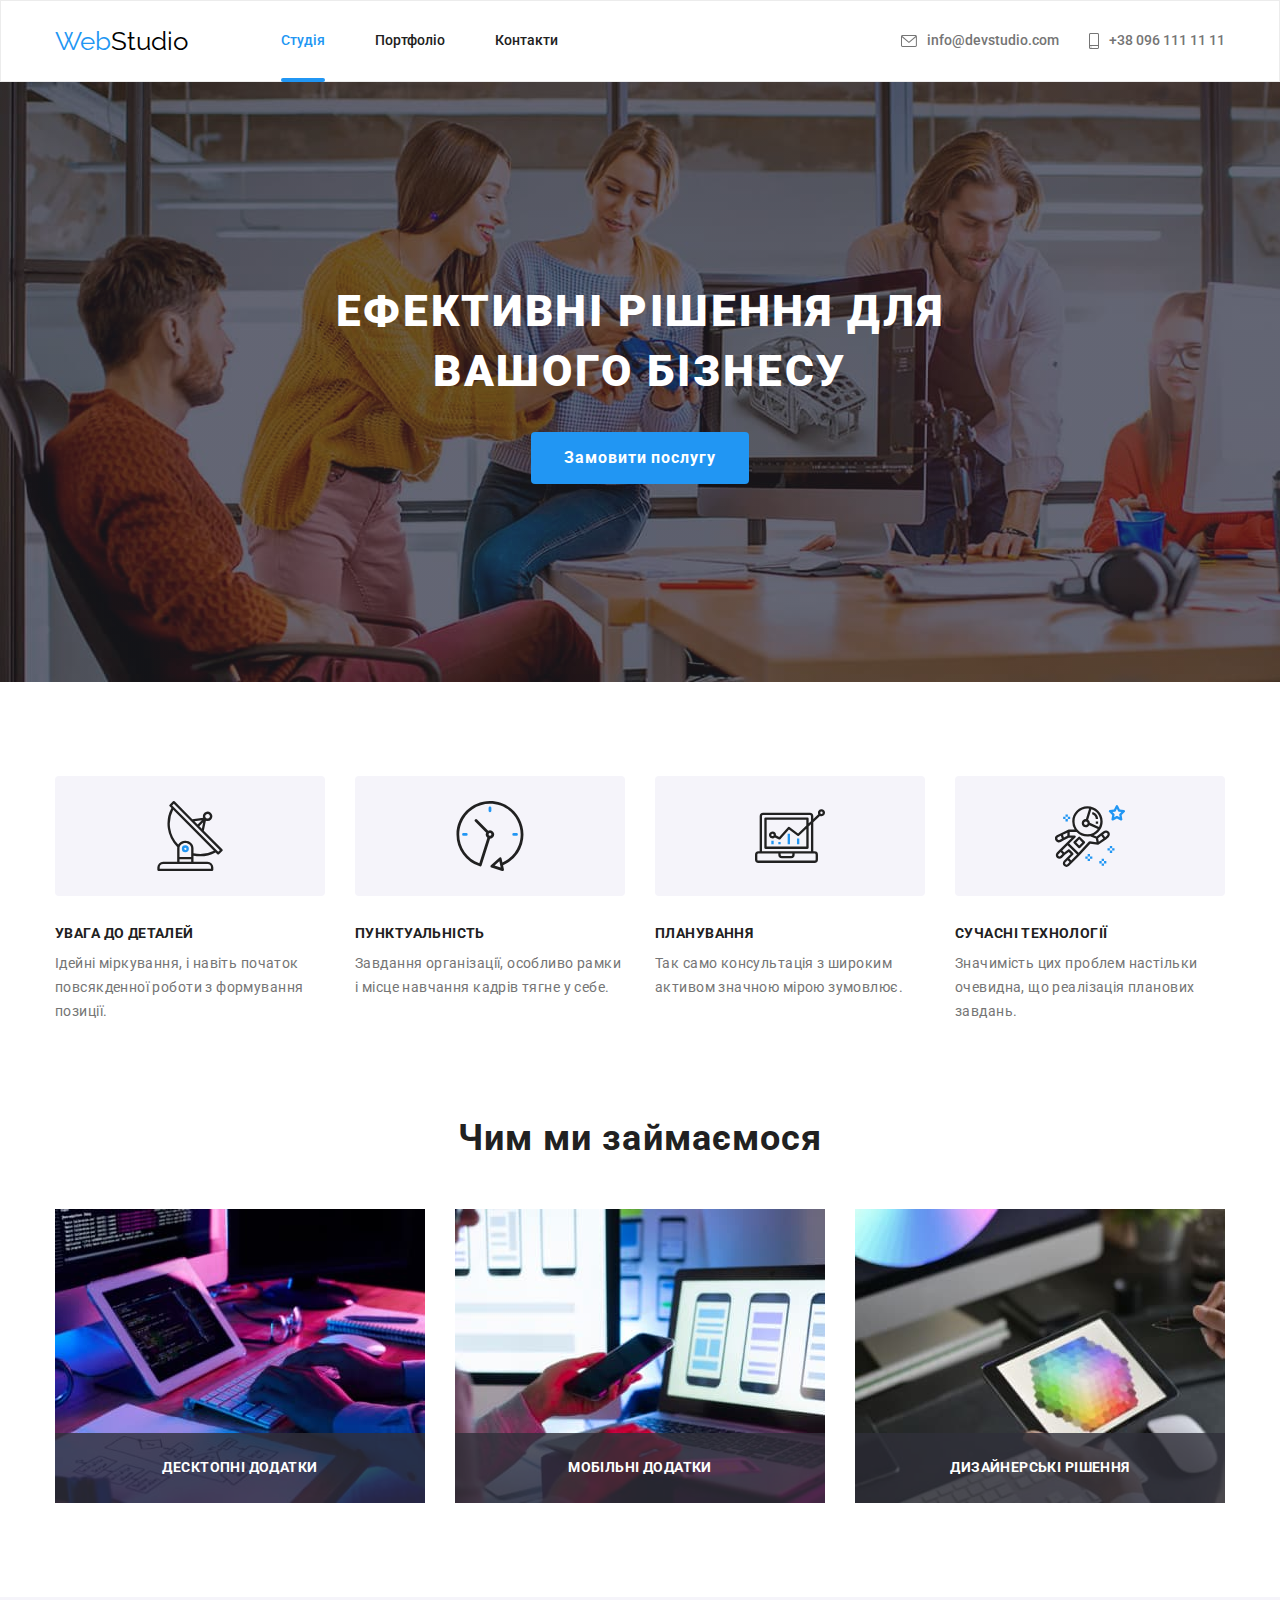
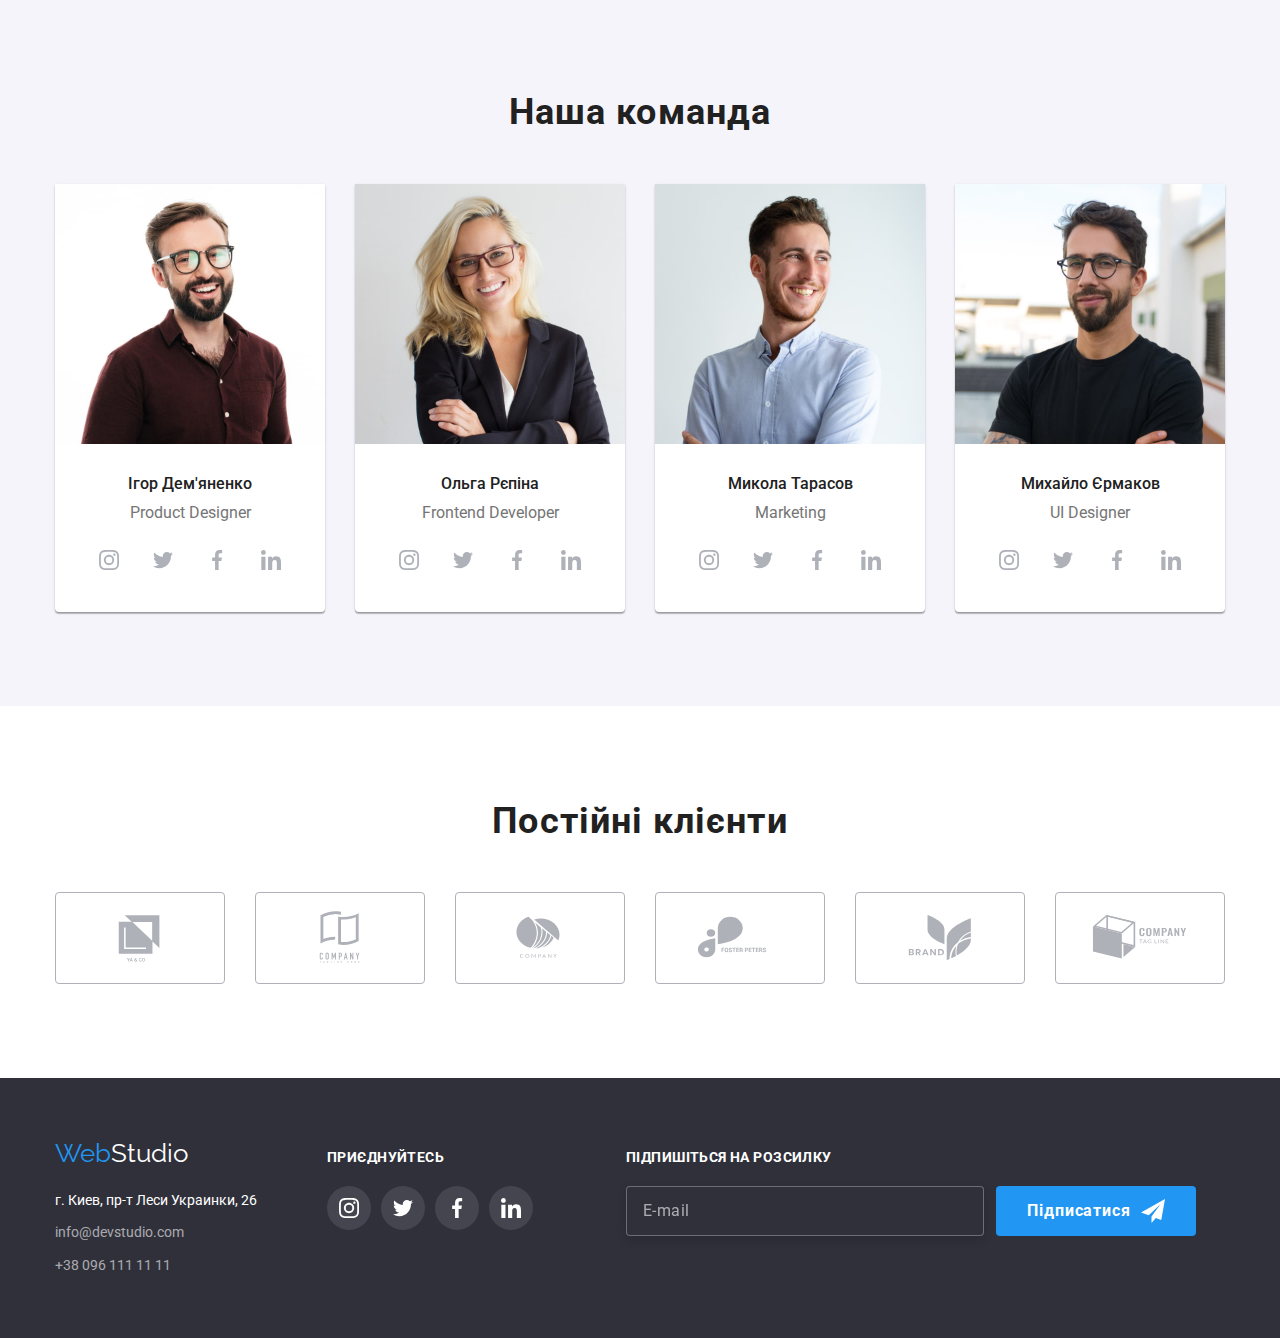
<file: index.html>
<!DOCTYPE html>
<html lang="uk">
<head>
    <meta charset="UTF-8">
    <meta http-equiv="X-UA-Compatible" content="IE=edge">
    <meta name="viewport" content="width=device-width, initial-scale=1.0">

    <title>Студія</title>
    <link rel="preconnect" href="https://fonts.googleapis.com">
    <link rel="preconnect" href="https://fonts.gstatic.com" crossorigin>
    <link href="https://fonts.googleapis.com/css2?family=Raleway:wght@700&family=Roboto:wght@400;500;700;900&display=swap" rel="stylesheet">
    <link rel="stylesheet" href="https://cdnjs.cloudflare.com/ajax/libs/modern-normalize/1.1.0/modern-normalize.min.css">
    <link rel="stylesheet" href="./css/main.min.css">
</head>
<body>
    <!--Header-->
    <header class="page-header">
        <div class="container main-menu">
            <nav class="nav-menu">
                <a href="./index.html" class="logo link">Web<span class="page-header__logo">Studio</span></a>
                <ul class="list nav-menu__list">
                    <li class="nav-menu__item"><a href="./index.html" class="link nav-menu__link nav-menu__link--active">Студія</a></li>
                    <li class="nav-menu__item"><a href="./portfolio.html" class="link nav-menu__link">Портфоліо</a></li>
                    <li class="nav-menu__item"><a href="#" class="link nav-menu__link">Контакти</a></li>
                </ul>
            </nav>
            <ul class="list contact-menu">
                <li class="contact-menu__item">
                    <a href="info@devstudio.com" class="link contact-menu__link">
                        <svg class="contact-menu__icon" width="16" height="12">
                            <use href="./images/icons.svg#icon-envelope"></use>
                        </svg>
                        info@devstudio.com</a>
                </li>
                <li class="contact-menu__item">
                    <a href="tel:+380961111111" class="link contact-menu__link">
                        <svg class="contact-menu__icon" width="10" height="16">
                            <use href="./images/icons.svg#icon-smartphone"></use>
                        </svg>
                        +38 096 111 11 11</a>
                </li>
            </ul>
        </div>
    </header>
    <!--Main-->
    <main>
        <!--section1 Hero-->
        <section class="hero">
            <div class="container">
                <h1 class="hero__title">Ефективні рішення для вашого бізнесу</h1>
                <button type="button" class="hero__button" data-modal-open>Замовити послугу</button>
            </div>
        </section>
        
        <!--section2 Benefits-->
        <section class="section">
            <div class="container">
                <h2 class="visually-hidden">Наші переваги</h2>
                <ul class="list features">
                    <li class="features__item">
                        <div class="features__icon">
                            <svg lang="en" aria-label="antenna icon"  width="70" height="70">
                                <use href="./images/icons.svg#icon-antenna"></use>
                            </svg>
                        </div>
                        <h3 class="features__title">Увага до деталей</h3> 
                        <p class="features__text">Ідейні міркування, і навіть початок повсякденної роботи з формування позиції.</p>
                    </li>
                    <li class="features__item">
                        <div class="features__icon">
                            <svg lang="en" aria-label="clock icon"  width="70" height="70">
                                <use href="./images/icons.svg#icon-clock"></use>
                            </svg>
                        </div>
                        <h3 class="features__title">Пунктуальність</h3>
                        <p class="features__text">Завдання організації, особливо рамки і місце навчання кадрів тягне у себе.</p>
                    </li>
                    <li class="features__item">
                        <div class="features__icon">
                            <svg lang="en" aria-label="diagram icon"  width="70" height="70">
                                <use href="./images/icons.svg#icon-diagram"></use>
                            </svg>
                        </div>
                        <h3 class="features__title">Планування</h3>
                        <p class="features__text">Так само консультація з широким активом значною мірою зумовлює.</p>
                    </li>
                    <li class="features__item">
                        <div class="features__icon">
                            <svg lang="en" aria-label="astronaut icon" width="70" height="70">
                                <use href="./images/icons.svg#icon-astronaut"></use>
                            </svg>
                        </div>
                        <h3 class="features__title">Сучасні технології</h3>
                        <p class="features__text">Значимість цих проблем настільки очевидна, що реалізація планових завдань.</p>
                    </li>
                </ul>
            </div>
        </section>
        
        <!--section3 Work-->
        <section class="section work-section">
            <div class="container">
                <h2 class="section-title">Чим ми займаємося</h2>
                <ul class="list work">
                    <li>
                        <div class="work__img">
                        <img src="./images/computer.jpg" alt="Людина працює за комп'ютером" width="370" />
                        <p class="work__title">Десктопні додатки</p>
                        </div>
                    </li>
                    <li>
                        <div class="work__img">
                        <img src="./images/mobile.jpg" alt="Людина працює за ноутбуком з телефоном" width="370" />
                        <p class="work__title">Мобільні додатки</p>
                        </div>
                    </li>
                    <li>
                        <div class="work__img">
                        <img src="./images/tablet.jpg" alt="Людина працює на планшеті" width="370" />
                        <p class="work__title">Дизайнерські рішення</p>
                        </div>
                    </li>
                </ul>
            </div>
        </section>
           
        <!--section4 Team-->
        <section class="section section-team">
            <div class="container">
                <h2 class="section-title">Наша команда</h2>
                <ul class="list card-set">
                    <li class="card-set__item">
                        <img src="./images/igor.jpg" alt="Чоловік в окулярах з бородою" width="270" />
                        <h3 class="card-set__name">Ігор Дем'яненко</h3>
                        <p class="card-set__position">Product Designer</p>
                        <ul class="social-list">
                            <li class="social-list__item">
                                <a href="#" class="social-list__link">
                                    <svg lang="en" aria-label="instagram icon" class="social-list__icon" width="20" height="20">
                                        <use href="./images/icons.svg#icon-instagram"></use>
                                    </svg>
                                </a>
                            </li>
                            <li class="social-list__item">
                                <a href="#" class="social-list__link">
                                    <svg lang="en" aria-label="twitter ion" class="social-list__icon" width="20" height="20">
                                        <use href="./images/icons.svg#icon-twitter"></use>
                                    </svg>
                                </a>
                            </li>
                            <li class="social-list__item">
                                <a href="#" class="social-list__link">
                                    <svg lang="en" aria-label="facebook icon" class="social-list__icon" width="20" height="20">
                                        <use href="./images/icons.svg#icon-facebook"></use>
                                    </svg>
                                </a>
                            </li>
                            <li class="social-list__item">
                                <a href="#" class="social-list__link">
                                    <svg lang="en" aria-label="linkedin icon" class="social-list__icon" width="20" height="20">
                                        <use href="./images/icons.svg#icon-linkedin"></use>
                                    </svg>
                                </a>
                            </li>
                        </ul>
                    </li>
                    <li class="card-set__item">
                        <img src="./images/olga.jpg" alt="Блондинка жінка в окулярах" width="270" />
                        <h3 class="card-set__name">Ольга Рєпіна</h3>
                        <p class="card-set__position">Frontend Developer</p>
                        <ul class="social-list">
                            <li class="social-list__item">
                                <a href="#" class="social-list__link">
                                    <svg lang="en" aria-label="instagram icon" class="social-list__icon" width="20" height="20">
                                        <use href="./images/icons.svg#icon-instagram"></use>
                                    </svg>
                                </a>
                            </li>
                            <li class="social-list__item">
                                <a href="#" class="social-list__link">
                                    <svg lang="en" aria-label="twitter ion" class="social-list__icon" width="20" height="20">
                                        <use href="./images/icons.svg#icon-twitter"></use>
                                    </svg>
                                </a>
                            </li>
                            <li class="social-list__item">
                                <a href="#" class="social-list__link">
                                    <svg lang="en" aria-label="facebook icon" class="social-list__icon" width="20" height="20">
                                        <use href="./images/icons.svg#icon-facebook"></use>
                                    </svg>
                                </a>
                            </li>
                            <li class="social-list__item">
                                <a href="#" class="social-list__link">
                                    <svg lang="en" aria-label="linkedin icon" class="social-list__icon" width="20" height="20">
                                        <use href="./images/icons.svg#icon-linkedin"></use>
                                    </svg>
                                </a>
                            </li>
                        </ul>
                    </li>
                    <li class="card-set__item">
                        <img src="./images/nikolay.jpg" alt="Чоловік з посмішкою у світлій сорочці" width="270" />
                        <h3 class="card-set__name">Микола Тарасов</h3>
                        <p class="card-set__position">Marketing</p>
                        <ul class="social-list">
                            <li class="social-list__item">
                                <a href="#" class="social-list__link">
                                    <svg lang="en" aria-label="instagram icon" class="social-list__icon" width="20" height="20">
                                        <use href="./images/icons.svg#icon-instagram"></use>
                                    </svg>
                                </a>
                            </li>
                            <li class="social-list__item">
                                <a href="#" class="social-list__link">
                                    <svg lang="en" aria-label="twitter ion" class="social-list__icon" width="20" height="20">
                                        <use href="./images/icons.svg#icon-twitter"></use>
                                    </svg>
                                </a>
                            </li>
                            <li class="social-list__item">
                                <a href="#" class="social-list__link">
                                    <svg lang="en" aria-label="facebook icon" class="social-list__icon" width="20" height="20">
                                        <use href="./images/icons.svg#icon-facebook"></use>
                                    </svg>
                                </a>
                            </li>
                            <li class="social-list__item">
                                <a href="#" class="social-list__link">
                                    <svg lang="en" aria-label="linkedin icon" class="social-list__icon" width="20" height="20">
                                        <use href="./images/icons.svg#icon-linkedin"></use>
                                    </svg>
                                </a>
                            </li>
                        </ul>
                    </li>
                    <li class="card-set__item">
                        <img src="./images/mihail.jpg" alt="Чоловік в окулярах у темній футболці" width="270" />
                        <h3 class="card-set__name">Михайло Єрмаков</h3>
                        <p class="card-set__position">UI Designer</p>
                        <ul class="social-list">
                            <li class="social-list__item">
                                <a href="#" class="social-list__link">
                                    <svg lang="en" aria-label="instagram icon" class="social-list__icon" width="20" height="20">
                                        <use href="./images/icons.svg#icon-instagram"></use>
                                    </svg>
                                </a>
                            </li>
                            <li class="social-list__item">
                                <a href="#" class="social-list__link">
                                    <svg lang="en" aria-label="twitter ion" class="social-list__icon" width="20" height="20">
                                        <use href="./images/icons.svg#icon-twitter"></use>
                                    </svg>
                                </a>
                            </li>
                            <li class="social-list__item">
                                <a href="#" class="social-list__link">
                                    <svg lang="en" aria-label="facebook icon" class="social-list__icon" width="20" height="20">
                                        <use href="./images/icons.svg#icon-facebook"></use>
                                    </svg>
                                </a>
                            </li>
                            <li class="social-list__item">
                                <a href="#" class="social-list__link">
                                    <svg lang="en" aria-label="linkedin icon" class="social-list__icon" width="20" height="20">
                                        <use href="./images/icons.svg#icon-linkedin"></use>
                                    </svg>
                                </a>
                            </li>
                        </ul>
                    </li>
                </ul>
            </div>
        </section>

        <!-- section5 Clients -->
        <section class="section">
            <div class="container">
                <h2 class="section-title">Постійні клієнти</h2>
                <ul class="client">
                    <li>
                        <a href="#" class="client__link">
                        <svg lang="en" aria-label="client icon" class="client__icon" width="106" height="60">
                            <use href="./images/icons.svg#icon-client1"></use>
                        </svg>
                        </a>
                    </li>
                    <li>
                        <a href="#" class="client__link">
                        <svg lang="en" aria-label="client icon" class="client__icon" width="106" height="60">
                            <use href="./images/icons.svg#icon-client2"></use>
                        </svg>
                        </a>
                    </li>
                    <li>
                        <a href="#" class="client__link">
                        <svg lang="en" aria-label="client icon" class="client__icon" width="106" height="60">
                            <use href="./images/icons.svg#icon-client3"></use>
                        </svg>
                        </a>
                    </li>
                    <li>
                        <a href="#" class="client__link">
                        <svg lang="en" aria-label="client icon" class="client__icon" width="106" height="60">
                            <use href="./images/icons.svg#icon-client4"></use>
                        </svg>
                        </a>
                    </li>
                    <li>
                        <a href="#" class="client__link">
                        <svg lang="en" aria-label="client icon" class="client__icon" width="106" height="60">
                            <use href="./images/icons.svg#icon-client5"></use>
                        </svg>
                        </a>
                    </li>
                    <li>
                        <a href="#" class="client__link">
                        <svg lang="en" aria-label="client icon" class="client__icon" width="106" height="60">
                            <use href="./images/icons.svg#icon-client6"></use>
                        </svg>
                        </a>
                    </li>
                </ul>
            </div>
        </section>
      </main>

    <!--Footer-->
    <footer class="page-footer">
        <div class="container">
            <div class="wrap-footer">
                <div class="wrap-contact">
                    <a href="./index.html" class="link logo logo--bottom">Web<span class="page-footer__logo">Studio</span></a>
                    <address>
                        <ul class="address">
                            <li class="address__item"><a href="https://goo.gl/maps/CPtrU1FHBa2aNyZL9" target="_blank" rel="noopener noreferrer" class="link address__map">г. Киев, пр-т Леси Украинки, 26</a></li>
                            <li class="address__item"><a href="mailto:info@devstudio.com" class="link address__link">info@devstudio.com</a></li>
                            <li class="address__item"><a href="tel:+380961111111" class="link address__link">+38 096 111 11 11</a></li>
                        </ul>
                    </address>
                </div>
                <div class="join">
                    <p class="join__title">приєднуйтесь</p>
                    <ul class="join__list">
                        <li class="join__item">
                            <a href="#" class="join__link">
                                <svg lang="en" aria-label="instagram icon" class="join__icon" width="20" height="20">
                                    <use href="./images/icons.svg#icon-instagram"></use>
                                </svg>
                            </a>
                        </li>
                        <li class="join__item">
                            <a href="#" class="join__link">
                                <svg lang="en" aria-label="twitter ion" class="join__icon" width="20" height="20">
                                    <use href="./images/icons.svg#icon-twitter"></use>
                                </svg>
                            </a>
                        </li>
                        <li class="join__item">
                            <a href="#" class="join__link">
                                <svg lang="en" aria-label="facebook icon" class="join__icon" width="20" height="20">
                                    <use href="./images/icons.svg#icon-facebook"></use>
                                </svg>
                            </a>
                        </li>
                        <li class="join__item">
                            <a href="#" class="join__link">
                                <svg lang="en" aria-label="linkedin icon" class="join__icon" width="20" height="20">
                                    <use href="./images/icons.svg#icon-linkedin"></use>
                                </svg>
                            </a>
                        </li>
                    </ul>
                </div>
                <div class="wrap-form">
                    <p class="wrap-form__title">Підпишіться на розсилку</p>
                    <form class="form-footer">
                        <label>
                            <input type="email" class="form-footer__input" name="join_email" placeholder="E-mail">
                        </label>
                        <button type="submit" class="footer-form__submit">Підписатися
                            <svg lang="en" aria-label="send icon"  width="24" height="24">
                                <use href="./images/icons.svg#icon-send"></use>
                            </svg>
                        </button>
                    </form>
                </div>
            </div>
        </div>
    </footer>

    <div class="backdrop is-hidden" data-modal>
        <div class="modal">
            <button type="button" class="modal-close" data-modal-close>
                <svg class="modal-close__icon" width="18" height="18">
                    <use href="./images/icons.svg#icon-close-btn"></use>
                </svg>
            </button>
            <p class="modal-title">Залиште свої дані, ми вам передзвонимо</p>
            <form class="modal-form">
                <label class="modal-form__field">
                    <span class="modal-form__desc">Ім'я</span>
                    <span class="modal-form__wrap">
                        <input type="text" class="modal-form__input" name="user_name">
                        <svg lang="en" aria-label="person black icon" class="modal-form__icon" width="18" height="18">
                            <use href="./images/icons.svg#icon-person-black"></use>
                        </svg>
                    </span>
                </label>
                <label class="modal-form__field">
                    <span class="modal-form__desc">Телефон</span>
                    <span class="modal-form__wrap">
                        <input type="tel" class="modal-form__input" name="user_phone">
                        <svg lang="en" aria-label="phone black icon" class="modal-form__icon" width="18" height="18">
                            <use href="./images/icons.svg#icon-phone-black"></use>
                        </svg>
                    </span>
                </label>
                <label class="modal-form__field">
                    <span class="modal-form__desc">Пошта</span>
                    <span class="modal-form__wrap">
                        <input type="email" class="modal-form__input" name="user_email">
                        <svg lang="en" aria-label="email black icon" class="modal-form__icon" width="18" height="18">
                            <use href="./images/icons.svg#icon-email-black"></use>
                        </svg>
                    </span>
                </label>
                <label class="modal-form__field">
                    <span class="modal-form__desc">Коментар</span>
                    <textarea class="modal-form__message" name="user_message" placeholder="Введіть текст"></textarea>
                </label>
                <label class="check-field">
                   <input type="checkbox" class="check-field__default visually-hidden " name="user_policy" required>
                    <svg class="check-field__empty" width="16" height="15">
                        <use  href="./images/icons.svg#icon-vector"></use>
                    </svg>
                    <svg class="check-field__select" width="16" height="15">
                        <use  href="./images/icons.svg#icon-check"></use>
                    </svg>
                    <span class="check-field__text">Погоджуюся з розсилкою та приймаю&nbsp;</span><a href="#"><span class="check-field__link">Умови договору</span></a>
                </label>
                <button  type="submit" class="modal-form__submit">Відправити</button>
            </form>
        </div>
    </div>
    <script src="./js/modal.js"></script>
</body>
</html>
</file>
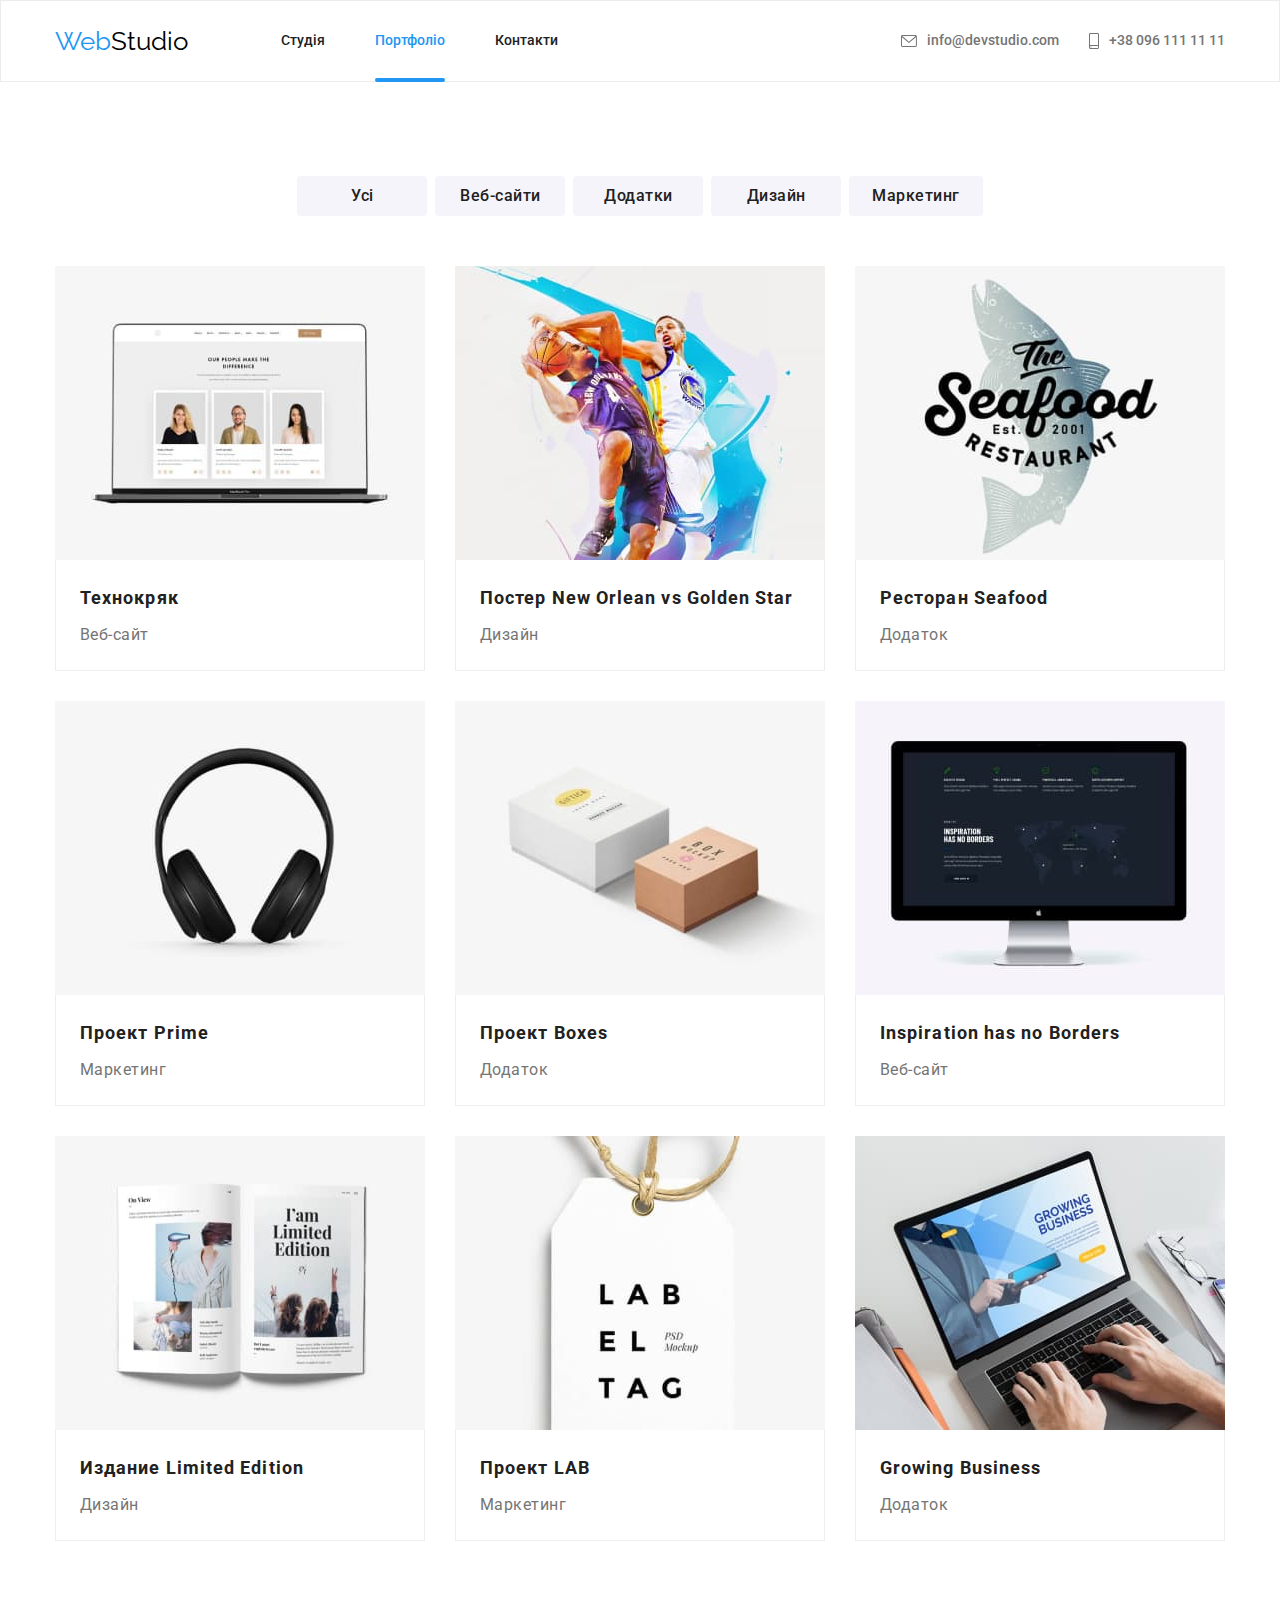
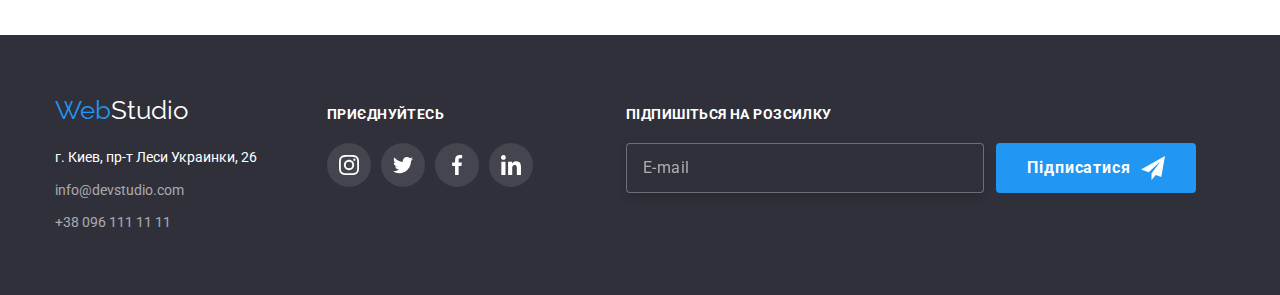
<file: portfolio.html>
<!DOCTYPE html>
<html lang="uk">
<head>
    <meta charset="UTF-8">
    <meta http-equiv="X-UA-Compatible" content="IE=edge">
    <meta name="viewport" content="width=device-width, initial-scale=1.0">
    <title>Портфоліо</title>

    <link rel="preconnect" href="https://fonts.googleapis.com">
    <link rel="preconnect" href="https://fonts.gstatic.com" crossorigin>
    <link href="https://fonts.googleapis.com/css2?family=Raleway:wght@700&family=Roboto:wght@400;500;700;900&display=swap" rel="stylesheet">
    <link rel="stylesheet" href="https://cdnjs.cloudflare.com/ajax/libs/modern-normalize/1.1.0/modern-normalize.min.css">
    <link rel="stylesheet" href="./css/main.min.css">
</head>
<body>
    <!--Header-->
    <header class="page-header">
        <div class="container main-menu">
        <nav class="nav-menu">
            <a href="./index.html" class="logo link">Web<span class="page-header__logo">Studio</span></a>
            <ul class="list nav-menu__list">
                <li class="nav-menu__item"><a href="./index.html" class="link nav-menu__link">Студія</a></li>
                <li class="nav-menu__item"><a href="./portfolio.html" class="link nav-menu__link nav-menu__link--active">Портфоліо</a></li>
                <li class="nav-menu__item"><a href="#" class="link nav-menu__link">Контакти</a></li>
            </ul>
        </nav>
        <ul class="list contact-menu">
            <li class="contact-menu__item">
                <a href="info@devstudio.com" class="link contact-menu__link">
                    <svg class="contact-menu__icon" width="16" height="12">
                        <use href="./images/icons.svg#icon-envelope"></use>
                    </svg>
                    info@devstudio.com</a>
            </li>
            <li class="contact-menu__item">
                <a href="tel:+380961111111" class="link contact-menu__link">
                    <svg class="contact-menu__icon" width="10" height="16">
                        <use href="./images/icons.svg#icon-smartphone"></use>
                    </svg>
                    +38 096 111 11 11</a>
            </li>
        </ul>
        </div>
    </header>
    <!--Main-->
    <main>
        <!--section1-->
        <section class="section">
            <div class="container">
            <h1 class="visually-hidden">Наши работы</h1>
            <ul class="list button-filter">
                <li>
                    <button type="button" class="button-filter__item">Усі</button>
                </li>
                <li>
                    <button type="button" class="button-filter__item">Веб-сайти</button>
                </li>
                <li>
                    <button type="button" class="button-filter__item">Додатки</button>
                </li>
                <li>
                    <button type="button" class="button-filter__item">Дизайн</button>
                </li>
                <li>
                    <button type="button" class="button-filter__item">Маркетинг</button>
                </li>
            </ul>
            <ul class="list portfolio">
                <li>
                    <a href="#" class="link portfolio__link">
                        <div class="portfolio__img">
                            <img src="./images/tehno.jpg" alt="ноутбук на якому відкрито сайт" width="370" />
                            <p class="portfolio__overlay">Ресурс пропонує комплексні пропозиції з різним рівнем функціоналу та сервісів. Все це дозволить відвідувачу отримати
                            вичерпні відомості про компанію чи приватну особу.</p>
                        </div>
                        <div class="portfolio__item">
                            <h2 class="portfolio__title">Технокряк</h2>
                            <p class="portfolio__name">Веб-сайт</p>
                        </div>
                    </a>
                </li>
                <li>
                    <a href="#" class="link portfolio__link">
                        <div class="portfolio__img">
                            <img src="./images/poster.jpg" alt="постер двох баскетболістів" width="370" />
                            <p class="portfolio__overlay">Ресурс пропонує комплексні пропозиції з різним рівнем функціоналу та сервісів. Все це дозволить відвідувачу отримати
                            вичерпні відомості про компанію чи приватну особу.</p>
                        </div>
                        <div class="portfolio__item">
                            <h2 class="portfolio__title">Постер New Orlean vs Golden Star</h2>
                            <p class="portfolio__name">Дизайн</p>
                        </div>
                    </a>
                </li>
                <li>
                    <a href="#" class="link portfolio__link">
                        <div class="portfolio__img">
                            <img src="./images/restoran.jpg" alt="логотип ресторану морської їжі" width="370" />
                            <p class="portfolio__overlay">Ресурс пропонує комплексні пропозиції з різним рівнем функціоналу та сервісів. Все це дозволить відвідувачу отримати
                            вичерпні відомості про компанію чи приватну особу.</p>
                        </div>
                        <div class="portfolio__item">
                            <h2 class="portfolio__title">Ресторан Seafood</h2>
                            <p class="portfolio__name">Додаток</p>
                        </div>
                    </a>
                </li>
                <li>
                    <a href="#" class="link portfolio__link">
                        <div class="portfolio__img">
                            <img src="./images/prime.jpg" alt="чорні великі навушники" width="370" />
                            <p class="portfolio__overlay">Ресурс пропонує комплексні пропозиції з різним рівнем функціоналу та сервісів. Все це дозволить відвідувачу отримати
                            вичерпні відомості про компанію чи приватну особу.</p>
                        </div>
                        <div class="portfolio__item">
                            <h2 class="portfolio__title">Проект Prime</h2>
                            <p class="portfolio__name">Маркетинг</p>
                        </div>
                    </a>
                </li>
                <li>
                    <a href="#" class="link portfolio__link">
                        <div class="portfolio__img">
                            <img src="./images/boxes.jpg" alt="дві коробки різного кольору розташованих поруч" width="370" />
                            <p class="portfolio__overlay">Ресурс пропонує комплексні пропозиції з різним рівнем функціоналу та сервісів. Все це дозволить відвідувачу отримати
                            вичерпні відомості про компанію чи приватну особу.</p>
                        </div>
                        <div class="portfolio__item">
                            <h2 class="portfolio__title">Проект Boxes</h2>
                            <p class="portfolio__name">Додаток</p>
                        </div>
                    </a>
                </li>
                <li>
                    <a href="#" class="link portfolio__link">
                        <div class="portfolio__img">
                            <img src="./images/borders.jpg" alt="монітор на якому відкрито сайт" width="370" />
                            <p class="portfolio__overlay">Ресурс пропонує комплексні пропозиції з різним рівнем функціоналу та сервісів. Все це дозволить відвідувачу отримати
                            вичерпні відомості про компанію чи приватну особу.</p>
                        </div>
                        <div class="portfolio__item">
                            <h2 class="portfolio__title">Inspiration has no Borders</h2>
                            <p class="portfolio__name">Веб-сайт</p>
                        </div>
                    </a>
                </li>
                <li>
                    <a href="#" class="link portfolio__link">
                        <div class="portfolio__img">
                            <img src="./images/magazine.jpg" alt="відкритий глянсовий журнал" width="370" />
                            <p class="portfolio__overlay">Ресурс пропонує комплексні пропозиції з різним рівнем функціоналу та сервісів. Все це дозволить відвідувачу отримати
                            вичерпні відомості про компанію чи приватну особу.</p>
                        </div>
                        <div class="portfolio__item">
                            <h2 class="portfolio__title">Издание Limited Edition</h2>
                            <p class="portfolio__name">Дизайн</p>
                        </div>
                    </a>
                </li>
                <li>
                    <a href="#" class="link portfolio__link">
                        <div class="portfolio__img">
                            <img src="./images/lab.jpg" alt="бирка з логотипом" width="370" />
                            <p class="portfolio__overlay">Ресурс пропонує комплексні пропозиції з різним рівнем функціоналу та сервісів. Все це дозволить відвідувачу отримати
                            вичерпні відомості про компанію чи приватну особу.</p>
                        </div>
                        <div class="portfolio__item">
                            <h2 class="portfolio__title">Проект LAB</h2>
                            <p class="portfolio__name">Маркетинг</p>
                        </div>
                    </a>
                </li>
                <li>
                    <a href="#" class="link portfolio__link">
                        <div class="portfolio__img">
                            <img src="./images/business.jpg" alt="відкритий ноутбук, за яким працюють" width="370" />
                            <p class="portfolio__overlay">Ресурс пропонує комплексні пропозиції з різним рівнем функціоналу та сервісів. Все це дозволить відвідувачу отримати
                        вичерпні відомості про компанію чи приватну особу.</p>
                        </div>
                        <div class="portfolio__item">
                            <h2 class="portfolio__title">Growing Business</h2>
                            <p class="portfolio__name">Додаток</p>
                        </div>
                    </a>
                </li>
            </ul>
            </div>
        </section>
    </main>
    <!--footer-->
    <footer class="page-footer">
        <div class="container">
            <div class="wrap-footer">
                <div class="wrap-contact">
                    <a href="./index.html" class="logo link logo--bottom">Web<span class="page-footer__logo">Studio</span></a>
                    <address>
                        <ul class="address">
                            <li class="address__item"><a href="https://goo.gl/maps/CPtrU1FHBa2aNyZL9" target="_blank" rel="noopener noreferrer" class="link address__map">г. Киев, пр-т Леси Украинки, 26</a></li>
                            <li class="address__item"><a href="mailto:info@devstudio.com" class="link address__link">info@devstudio.com</a></li>
                            <li class="address__item"><a href="tel:+380961111111" class="link address__link">+38 096 111 11 11</a></li>
                        </ul>
                    </address>
                </div>
                <div class="join">
                    <p class="join__title">приєднуйтесь</p>
                    <ul class="join__list">
                        <li class="join__item">
                            <a href="#" class="join__link">
                                <svg lang="en" aria-label="instagram icon" class="join__icon" width="20" height="20">
                                    <use href="./images/icons.svg#icon-instagram"></use>
                                </svg>
                            </a>
                        </li>
                        <li class="join__item">
                            <a href="#" class="join__link">
                                <svg lang="en" aria-label="twitter ion" class="join__icon" width="20" height="20">
                                    <use href="./images/icons.svg#icon-twitter"></use>
                                </svg>
                            </a>
                        </li>
                        <li class="join__item">
                            <a href="#" class="join__link">
                                <svg lang="en" aria-label="facebook icon" class="join__icon" width="20" height="20">
                                    <use href="./images/icons.svg#icon-facebook"></use>
                                </svg>
                            </a>
                        </li>
                        <li class="join__item">
                            <a href="#" class="join__link">
                                <svg lang="en" aria-label="linkedin icon" class="join__icon" width="20" height="20">
                                    <use href="./images/icons.svg#icon-linkedin"></use>
                                </svg>
                            </a>
                        </li>
                    </ul>
                </div>
                <div class="wrap-form">
                    <p class="wrap-form__title">Підпишіться на розсилку</p>
                    <form class="form-footer">
                        <label>
                            <input type="email" class="form-footer__input" name="join_email" placeholder="E-mail">
                        </label>
                        <button type="submit" class="footer-form__submit">Підписатися
                            <svg lang="en" aria-label="send icon" width="24" height="24">
                                <use href="./images/icons.svg#icon-send"></use>
                            </svg>
                        </button>
                    </form>
                </div>
            </div>
        </div>
    </footer>
</body>
</html>
</file>
<file: css/main.min.css>
:root{--main-dark-color: #2F303A;--main-light-color: #FFFFFF;--secondary-light-color: #F5F4FA;--hero-background: #C4C4C4;--icon-color: #AFB1B8;--main-font-color: #212121;--secondary-font-color: #757575;--hero-font-color: #FFFFFF;--logo-color: #2196F3;--logo-header-color: #000000;--logo-footer-color: #FFFFFF;--hover-color: #2196F3;--dark-hover-color: #188CE8;--active-color: #2196F3;--transition-dur-and-funk: 250ms cubic-bezier(0.4, 0, 0.2, 1)}.visually-hidden{position:absolute;white-space:nowrap;width:1px;height:1px;overflow:hidden;border:0;padding:0;clip:rect(0 0 0 0);clip-path:inset(50%);margin:-1px}body{font-family:"Roboto",sans-serif;background-color:var(--main-light-color);color:var(--main-font-color)}img{display:block;max-width:100%;height:auto}h1,h2,h3,h4,ul,p{margin:0;padding:0;list-style:none}.link{text-decoration:none;color:inherit}.list{list-style:none}.section{padding-top:94px;padding-bottom:94px}.container{width:1200px;padding-left:15px;padding-right:15px;margin-left:auto;margin-right:auto}.section-title{margin-bottom:50px;font-weight:700;font-size:36px;line-height:1.17;text-align:center;letter-spacing:.03em}.logo{font-family:"Raleway",sans-serif;font-size:26px;line-height:1.19;color:var(--logo-color)}.page-header{border:1px solid #ececec;display:flex;align-items:center}.page-header__logo{color:var(--logo-header-color)}.main-menu{display:flex;align-items:center}.nav-menu{display:flex;align-items:center}.nav-menu__list{display:flex;margin-left:93px}.nav-menu__list .link{display:block;padding-top:32px;padding-bottom:32px}.nav-menu__list .nav-menu__item:not(:last-child){margin-right:50px}.nav-menu__link,.contact-menu__link{font-weight:500;font-size:14px;line-height:1.14;transition:color var(--transition-dur-and-funk)}.nav-menu__link{position:relative}.nav-menu__link:hover,.nav-menu__link:focus{color:var(--hover-color)}.nav-menu__link--active{color:var(--active-color)}.nav-menu__link--active::after{content:" ";display:block;position:absolute;left:0;bottom:-1px;width:100%;height:4px;background-color:var(--active-color);border-radius:2px}.contact-menu{display:flex;margin-left:auto}.contact-menu .contact-menu__item:not(:last-child){margin-right:30px}.contact-menu__link{display:flex;justify-content:center;align-items:center;padding-top:32px;padding-bottom:32px;color:var(--secondary-font-color)}.contact-menu__link:hover,.contact-menu__link:focus{color:var(--hover-color)}.contact-menu__icon{margin-right:10px;fill:var(--secondary-font-color);transition:fill var(--transition-dur-and-funk)}.contact-menu__link:hover .contact-menu__icon,.contact-menu__link:focus .contact-menu__icon{fill:var(--hover-color)}.page-footer{padding-top:60px;padding-bottom:60px;background-color:var(--main-dark-color)}.address__item:not(:last-child){margin-bottom:9px}.page-footer__logo{color:var(--logo-footer-color)}.logo--bottom{margin-bottom:20px;display:inline-block}.address__map,.address__link{font-style:normal;font-weight:400;font-size:14px;line-height:1.7}.address__map{color:var(--main-light-color);transition:color var(--transition-dur-and-funk)}.address__map:hover,.address__map:focus{color:var(--hover-color)}.address__link{color:rgba(255,255,255,.6);transition:color var(--transition-dur-and-funk)}.address__link:hover,.address__link:focus{color:var(--hover-color)}.wrap-footer{display:flex;align-items:baseline}.join{margin-left:70px}.join__title{margin-bottom:20px;font-weight:700;font-size:14px;line-height:1.14;letter-spacing:.03em;text-transform:uppercase;color:var(--main-light-color)}.join__list{display:flex;justify-content:center;column-gap:10px}.join__link{display:flex;justify-content:center;align-items:center;width:44px;height:44px;border-radius:50%;background-color:rgba(255,255,255,.1);transition:background-color var(--transition-dur-and-funk)}.join__link:hover,.join__link:focus{background-color:var(--hover-color)}.join__icon{fill:var(--main-light-color)}.wrap-form{margin-left:93px}.wrap-form__title{margin-bottom:20px;font-weight:700;font-size:14px;line-height:1.14;letter-spacing:.03em;text-transform:uppercase;color:var(--main-light-color)}.form-footer{display:flex;gap:12px}.form-footer__input{display:block;width:358px;height:50px;padding:15px 16px;border:1px solid rgba(255,255,255,.3);filter:drop-shadow(0px 4px 4px rgba(0, 0, 0, 0.15));border-radius:4px;background-color:var(--main-dark-color);color:var(--main-light-color)}.form-footer__input::placeholder{font-weight:400;font-size:16px;line-height:1.3;letter-spacing:.03em;color:rgba(255,255,255,.6)}.footer-form__submit{display:flex;align-items:center;justify-content:center;gap:10px;min-width:200px;min-height:50px;font-weight:700;font-size:16px;line-height:1.88;color:var(--hero-font-color);background-color:var(--logo-color);cursor:pointer;font-family:inherit;letter-spacing:.06em;border:1px solid rgba(0,0,0,0);border-radius:4px;transition:background-color var(--transition-dur-and-funk)}.footer-form__submit:hover,.footer-form__submit:focus{background-color:var(--dark-hover-color)}.backdrop{position:fixed;top:0;left:0;z-index:100;height:100%;width:100%;background-color:rgba(0,0,0,.2);transition:opacity var(--transition-dur-and-funk),visibility var(--transition-dur-and-funk)}.backdrop.is-hidden{opacity:0;visibility:hidden;pointer-events:none}.modal{position:absolute;top:50%;left:50%;transform:translate(-50%, -50%) scale(1);transition:transform var(--transition-dur-and-funk);width:528px;height:581px;padding:40px;background-color:var(--main-light-color);box-shadow:0px 1px 3px rgba(0,0,0,.12),0px 1px 1px rgba(0,0,0,.14),0px 2px 1px rgba(0,0,0,.2);border-radius:4px}.backdrop.is-hidden .modal{transform:translate(-50%, -50%) scale(0.5)}.modal-close{position:absolute;top:8px;right:8px;display:flex;justify-content:center;align-items:center;padding:0;width:30px;height:30px;cursor:pointer;border-radius:50%;background-color:rgba(0,0,0,0);border:1px solid rgba(0,0,0,.1)}.modal-close__icon{transition:fill var(--transition-dur-and-funk)}.modal-close__icon:hover,.modal-close__icon:focus{fill:var(--active-color)}.modal-title{margin-bottom:12px;font-weight:700;font-size:20px;line-height:1.15;text-align:center;letter-spacing:.03em;color:var(--main-font-color)}.modal-form{display:flex;flex-direction:column}.modal-form__field{margin-bottom:10px}.modal-form__input{width:100%;height:40px;border:1px solid rgba(33,33,33,.2);border-radius:4px;padding-left:42px;transition:border-color var(--transition-dur-and-funk)}.modal-form__input:focus{border-color:var(--active-color);outline:none}.modal-form__desc{display:block;margin-bottom:4px;font-weight:400;font-size:12px;line-height:1.17;letter-spacing:.01em;color:var(--secondary-font-color)}.modal-form__wrap{position:relative;display:block}.modal-form__icon{position:absolute;top:50%;left:12px;transform:translateY(-50%);transition:fill var(--transition-dur-and-funk)}.modal-form__input:focus+.modal-form__icon{fill:var(--active-color)}.modal-form__message{width:100%;height:120px;border:1px solid rgba(33,33,33,.2);border-radius:4px;padding:12px 16px;resize:none;transition:border-color var(--transition-dur-and-funk)}.modal-form__message::placeholder{font-size:12px;line-height:1.17;letter-spacing:.01em;color:rgba(117,117,117,.5)}.modal-form__message:focus{border-color:var(--active-color);outline:none}.check-field{display:flex;align-items:center;justify-content:center;margin-bottom:30px}.check-field__select{display:none;background-color:#2196f3;border-radius:2px;margin-right:8px}.check-field__default:checked~.check-field__select{display:inline-block}.check-field__empty{margin-right:8px;transition:fill var(--transition-dur-and-funk)}.check-field__default:checked+.check-field__empty{display:none}.check-field__default:focus+.check-field__empty{fill:var(--active-color)}.check-field__text{font-weight:400;font-size:14px;line-height:1.7;letter-spacing:.03em;color:var(--secondary-font-color)}.check-field__link{font-weight:400;font-size:14px;line-height:1.7;letter-spacing:.03em;color:var(--active-color);text-decoration:underline}.modal-form__submit{padding:10px 32px;border:1px solid rgba(0,0,0,0);min-width:216px;align-self:center;font-weight:700;font-size:16px;line-height:1.88;color:var(--hero-font-color);background-color:var(--logo-color);cursor:pointer;font-family:inherit;letter-spacing:.06em;border-radius:4px;transition:background-color var(--transition-dur-and-funk),border-color var(--transition-dur-and-funk)}.modal-form__submit:hover,.modal-form__submit:focus{background-color:var(--dark-hover-color);border-color:var(--active-color);outline:none}.hero{background-color:var(--hero-background);text-align:center;padding-top:200px;padding-bottom:200px;background-image:linear-gradient(rgba(47, 48, 58, 0.4), rgba(47, 48, 58, 0.4)),url("../images/hero.jpg");background-size:cover;max-width:1600px;height:600px;margin:0 auto}.hero__title{width:696px;margin-left:auto;margin-right:auto;margin-bottom:30px;font-weight:900;font-size:44px;line-height:1.36;color:var(--hero-font-color);text-transform:uppercase;letter-spacing:.06em}.hero__button{padding:10px 32px;border:1px solid rgba(0,0,0,0);min-width:216px;font-weight:700;font-size:16px;line-height:1.88;color:var(--hero-font-color);background-color:var(--logo-color);cursor:pointer;font-family:inherit;letter-spacing:.06em;border-radius:4px;transition:background-color var(--transition-dur-and-funk)}.hero__button:hover,.hero__button:focus{background-color:var(--dark-hover-color)}.features{display:flex;column-gap:30px}.features__item{flex-basis:calc((100% - 90px)/4)}.features__title{margin-bottom:10px;font-weight:700;font-size:14px;line-height:1.14;text-transform:uppercase;letter-spacing:.03em}.features__text{font-size:14px;line-height:1.7;color:var(--secondary-font-color);letter-spacing:.03em}.features__icon{display:flex;justify-content:center;align-items:center;background-color:var(--secondary-light-color);width:270px;height:120px;margin-bottom:30px;border-radius:4px}.work-section{padding-top:0}.work{display:flex;column-gap:30px}.work__img{position:relative}.work__title{position:absolute;left:0;bottom:0;width:100%;height:70px;display:flex;justify-content:center;align-items:center;font-weight:700;font-size:14px;line-height:1.14;text-align:center;letter-spacing:.03em;text-transform:uppercase;color:var(--main-light-color);background-color:rgba(47,48,58,.8)}.section-team{background-color:var(--secondary-light-color)}.card-set{display:flex;flex-basis:calc((100% - 90px)/4);column-gap:30px}.card-set__item{background-color:var(--main-light-color);border-radius:0px 0px 4px 4px;box-shadow:0px 1px 3px rgba(0,0,0,.12),0px 1px 1px rgba(0,0,0,.14),0px 2px 1px rgba(0,0,0,.2)}.card-set__name{padding-top:30px;margin-bottom:10px;font-weight:500;font-size:16px;line-height:1.19;text-align:center}.card-set__position{margin-bottom:16px;font-size:16px;line-height:1.19;color:var(--secondary-font-color);text-align:center}.social-list{display:flex;justify-content:center;column-gap:10px;padding-bottom:30px}.social-list__link{display:flex;justify-content:center;align-items:center;width:44px;height:44px;border-radius:50%;background-color:var(--main-light-color);transition:background-color var(--transition-dur-and-funk)}.social-list__link:hover,.social-list__link:focus{background-color:var(--hover-color)}.social-list__icon{fill:var(--icon-color);transition:fill var(--transition-dur-and-funk)}.social-list__link:hover .social-list__icon,.social-list__link:focus .social-list__icon{fill:var(--main-light-color)}.client{display:flex;justify-content:center;column-gap:30px}.client__icon{fill:var(--icon-color);transition:fill var(--transition-dur-and-funk)}.client__link:hover .client__icon,.client__link:focus .client__icon{fill:var(--hover-color)}.client__link{display:flex;justify-content:center;align-items:center;width:170px;height:92px;border:1px solid var(--icon-color);border-radius:4px;background-color:var(--main-light-color);transition:border-color var(--transition-dur-and-funk)}.client__link:hover,.client__link:focus{border-color:var(--hover-color)}.button-filter{display:flex;justify-content:center;column-gap:8px;margin-bottom:50px}.button-filter__item{padding:6px 22px;border:1px solid rgba(0,0,0,0);min-width:130px;font-weight:500;font-size:16px;line-height:1.6;color:var(--main-font-color);background-color:var(--secondary-light-color);cursor:pointer;font-family:inherit;border-radius:4px;text-align:center;letter-spacing:.03em;transition:color var(--transition-dur-and-funk),background-color var(--transition-dur-and-funk),box-shadow var(--transition-dur-and-funk)}.button-filter__item:hover,.button-filter__item:focus{color:#fff;background-color:var(--hover-color);box-shadow:0px 3px 1px rgba(0,0,0,.1),0px 1px 2px rgba(0,0,0,.08),0px 2px 2px rgba(0,0,0,.12)}.portfolio{display:flex;flex-wrap:wrap;flex-basis:calc((100% - 60px)/3);gap:30px}.portfolio__item{padding:20px 24px;border:1px solid #eee;border-top:none}.portfolio__link{display:block;transition:box-shadow var(--transition-dur-and-funk)}.portfolio__link:hover,.portfolio__link:focus{box-shadow:0px 1px 1px rgba(0,0,0,.12),0px 4px 4px rgba(0,0,0,.06),1px 4px 6px rgba(0,0,0,.16)}.portfolio__img{position:relative;overflow:hidden}.portfolio__overlay{position:absolute;padding:63px 24px;top:0;bottom:0;width:100%;height:100%;overflow:auto;transform:translateY(100%);transition:transform var(--transition-dur-and-funk);font-size:18px;line-height:1.56;letter-spacing:.03em;color:var(--main-light-color);background-color:rgba(33,150,243,.9)}.portfolio__link:hover .portfolio__overlay,.portfolio__link:focus .portfolio__overlay{transform:translateY(0%)}.portfolio__title{margin-bottom:4px;font-weight:700;font-size:18px;line-height:2;letter-spacing:.06em}.portfolio__name{font-size:16px;line-height:1.88;color:var(--secondary-font-color);letter-spacing:.03em}/*# sourceMappingURL=main.min.css.map */
</file>
